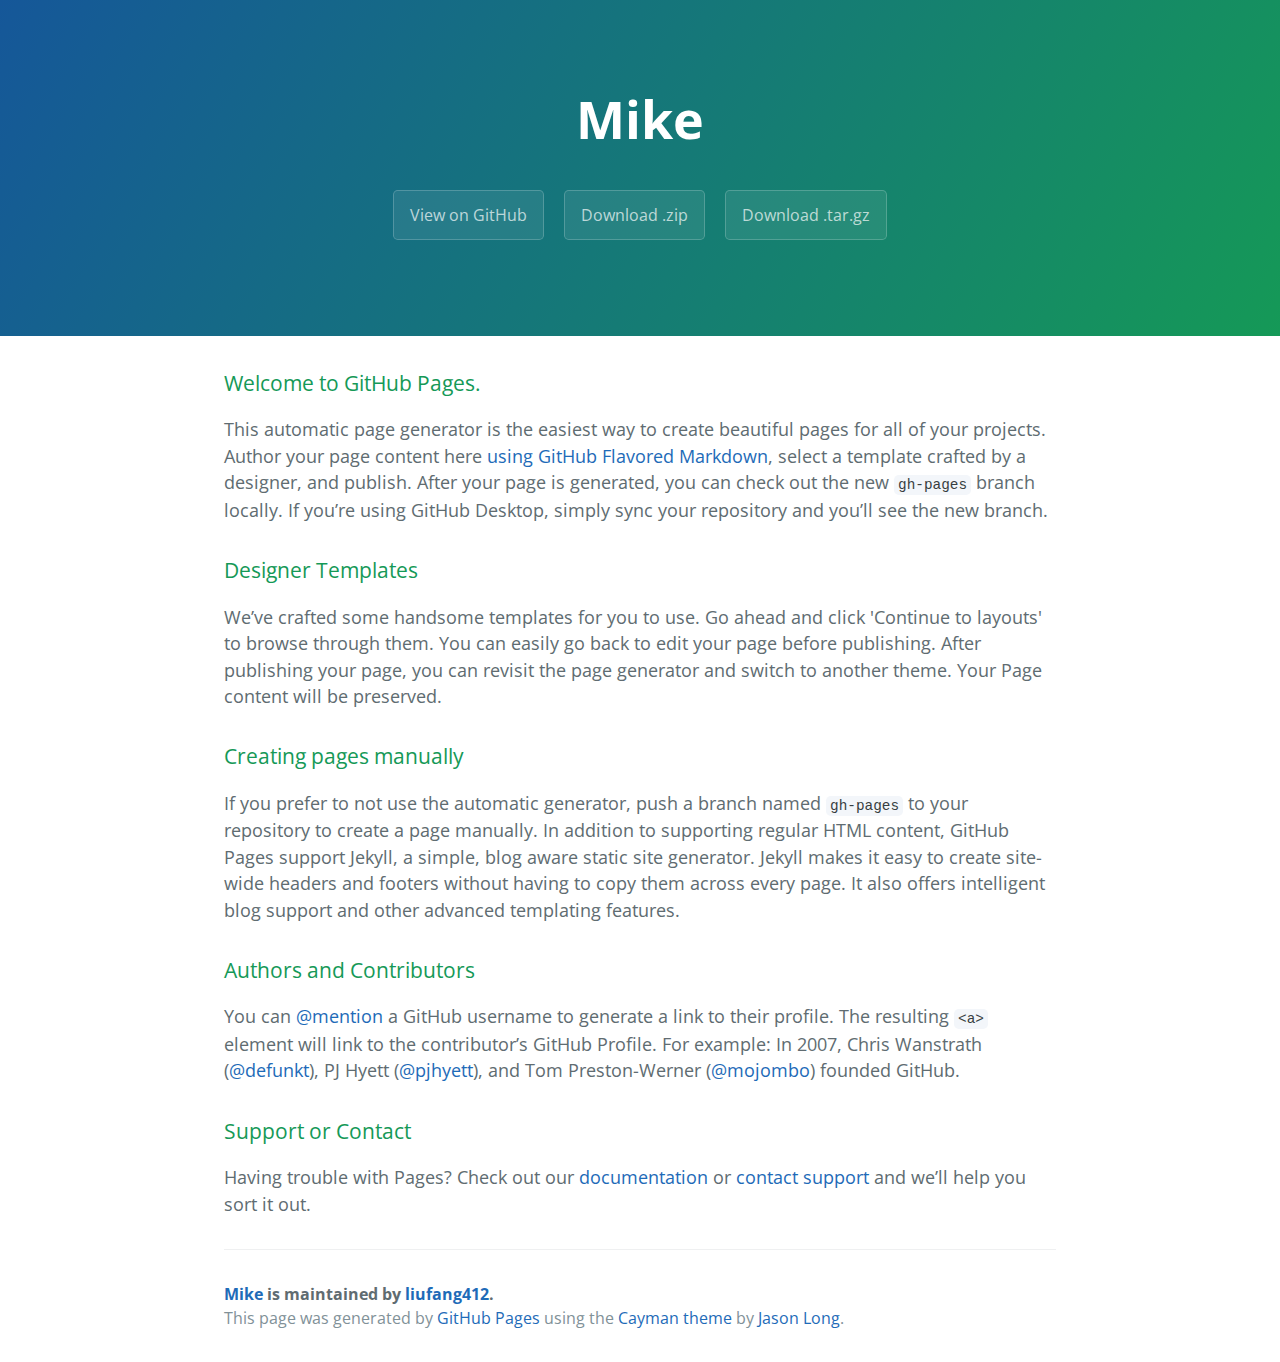
<file: index.html>
<!DOCTYPE html>
<html lang="en-us">
  <head>
    <meta charset="UTF-8">
    <title>Mike by liufang412</title>
    <meta name="viewport" content="width=device-width, initial-scale=1">
    <link rel="stylesheet" type="text/css" href="stylesheets/normalize.css" media="screen">
    <link href='https://fonts.googleapis.com/css?family=Open+Sans:400,700' rel='stylesheet' type='text/css'>
    <link rel="stylesheet" type="text/css" href="stylesheets/stylesheet.css" media="screen">
    <link rel="stylesheet" type="text/css" href="stylesheets/github-light.css" media="screen">
  </head>
  <body>
    <section class="page-header">
      <h1 class="project-name">Mike</h1>
      <h2 class="project-tagline"></h2>
      <a href="https://github.com/liufang412/mike" class="btn">View on GitHub</a>
      <a href="https://github.com/liufang412/mike/zipball/master" class="btn">Download .zip</a>
      <a href="https://github.com/liufang412/mike/tarball/master" class="btn">Download .tar.gz</a>
    </section>

    <section class="main-content">
      <h3>
<a id="welcome-to-github-pages" class="anchor" href="#welcome-to-github-pages" aria-hidden="true"><span aria-hidden="true" class="octicon octicon-link"></span></a>Welcome to GitHub Pages.</h3>

<p>This automatic page generator is the easiest way to create beautiful pages for all of your projects. Author your page content here <a href="https://guides.github.com/features/mastering-markdown/">using GitHub Flavored Markdown</a>, select a template crafted by a designer, and publish. After your page is generated, you can check out the new <code>gh-pages</code> branch locally. If you’re using GitHub Desktop, simply sync your repository and you’ll see the new branch.</p>

<h3>
<a id="designer-templates" class="anchor" href="#designer-templates" aria-hidden="true"><span aria-hidden="true" class="octicon octicon-link"></span></a>Designer Templates</h3>

<p>We’ve crafted some handsome templates for you to use. Go ahead and click 'Continue to layouts' to browse through them. You can easily go back to edit your page before publishing. After publishing your page, you can revisit the page generator and switch to another theme. Your Page content will be preserved.</p>

<h3>
<a id="creating-pages-manually" class="anchor" href="#creating-pages-manually" aria-hidden="true"><span aria-hidden="true" class="octicon octicon-link"></span></a>Creating pages manually</h3>

<p>If you prefer to not use the automatic generator, push a branch named <code>gh-pages</code> to your repository to create a page manually. In addition to supporting regular HTML content, GitHub Pages support Jekyll, a simple, blog aware static site generator. Jekyll makes it easy to create site-wide headers and footers without having to copy them across every page. It also offers intelligent blog support and other advanced templating features.</p>

<h3>
<a id="authors-and-contributors" class="anchor" href="#authors-and-contributors" aria-hidden="true"><span aria-hidden="true" class="octicon octicon-link"></span></a>Authors and Contributors</h3>

<p>You can <a href="https://help.github.com/articles/basic-writing-and-formatting-syntax/#mentioning-users-and-teams" class="user-mention">@mention</a> a GitHub username to generate a link to their profile. The resulting <code>&lt;a&gt;</code> element will link to the contributor’s GitHub Profile. For example: In 2007, Chris Wanstrath (<a href="https://github.com/defunkt" class="user-mention">@defunkt</a>), PJ Hyett (<a href="https://github.com/pjhyett" class="user-mention">@pjhyett</a>), and Tom Preston-Werner (<a href="https://github.com/mojombo" class="user-mention">@mojombo</a>) founded GitHub.</p>

<h3>
<a id="support-or-contact" class="anchor" href="#support-or-contact" aria-hidden="true"><span aria-hidden="true" class="octicon octicon-link"></span></a>Support or Contact</h3>

<p>Having trouble with Pages? Check out our <a href="https://help.github.com/pages">documentation</a> or <a href="https://github.com/contact">contact support</a> and we’ll help you sort it out.</p>

      <footer class="site-footer">
        <span class="site-footer-owner"><a href="https://github.com/liufang412/mike">Mike</a> is maintained by <a href="https://github.com/liufang412">liufang412</a>.</span>

        <span class="site-footer-credits">This page was generated by <a href="https://pages.github.com">GitHub Pages</a> using the <a href="https://github.com/jasonlong/cayman-theme">Cayman theme</a> by <a href="https://twitter.com/jasonlong">Jason Long</a>.</span>
      </footer>

    </section>

  
  </body>
</html>
</file>
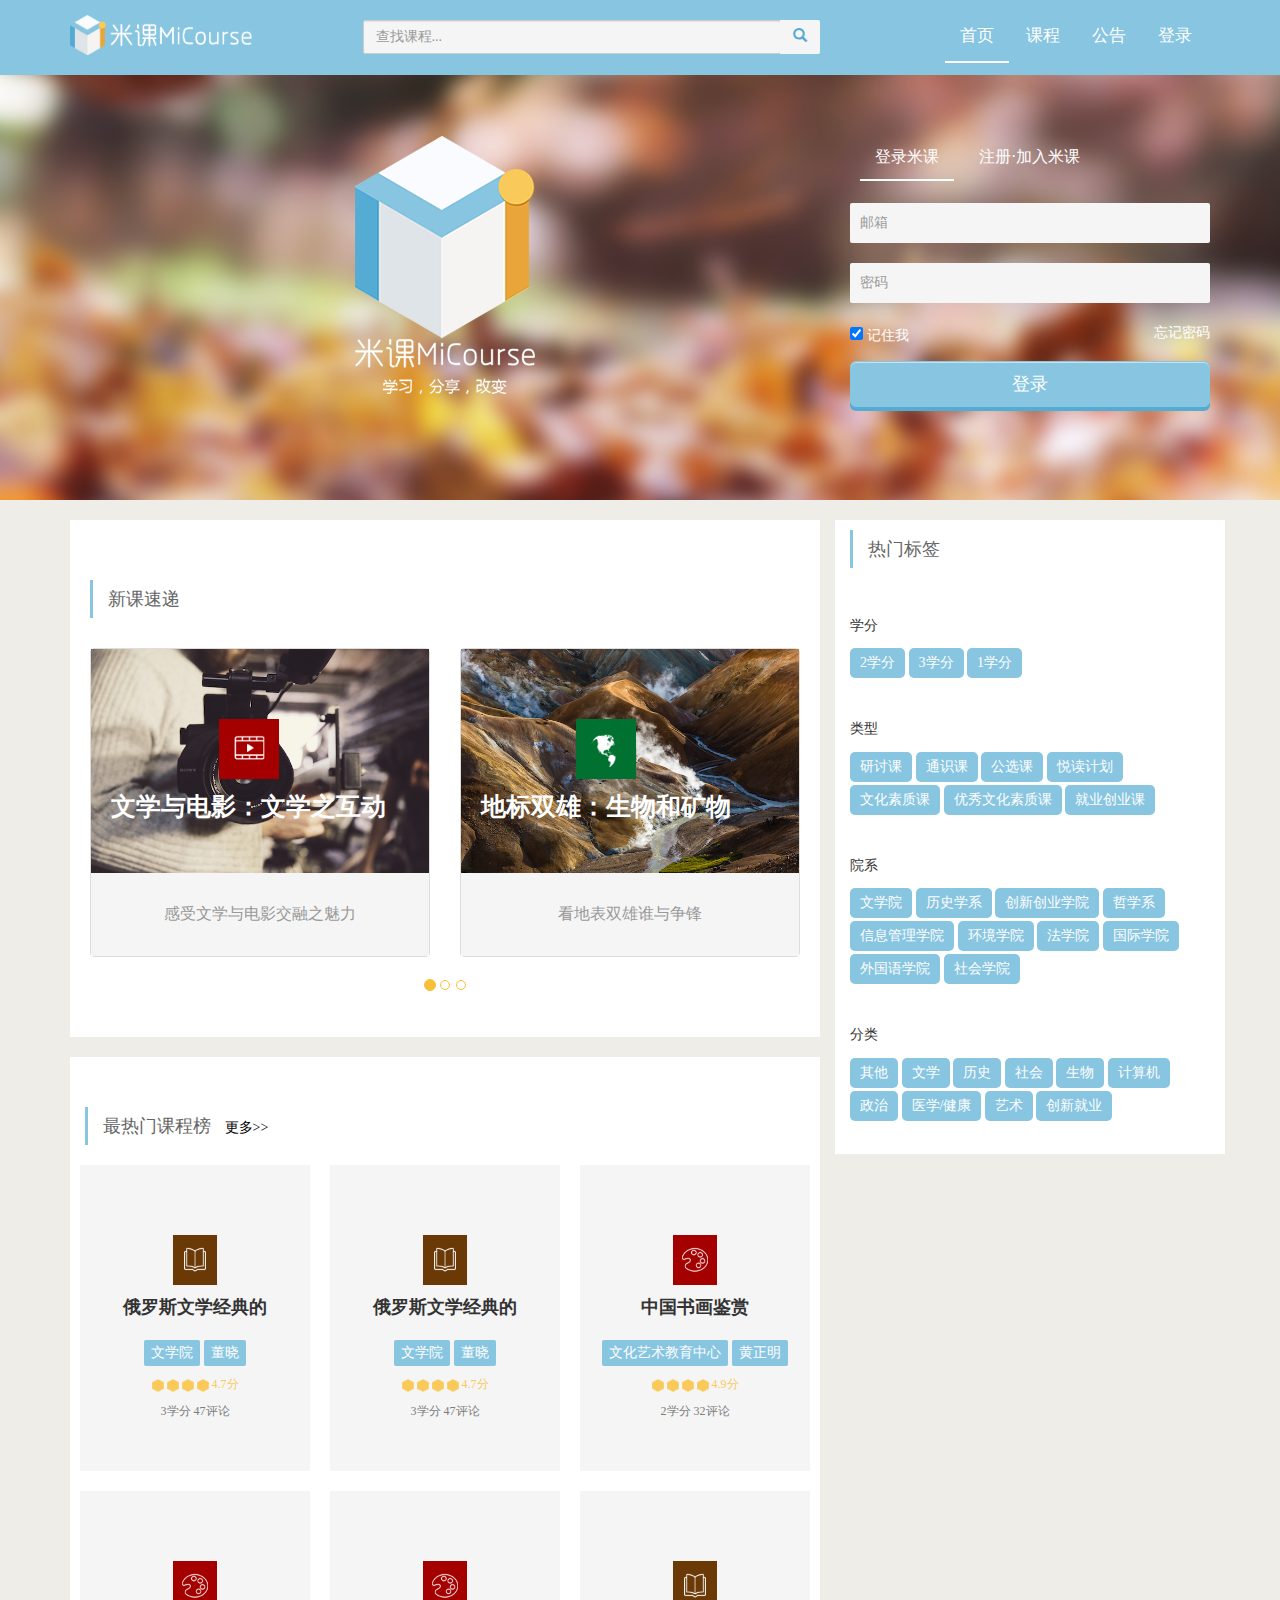
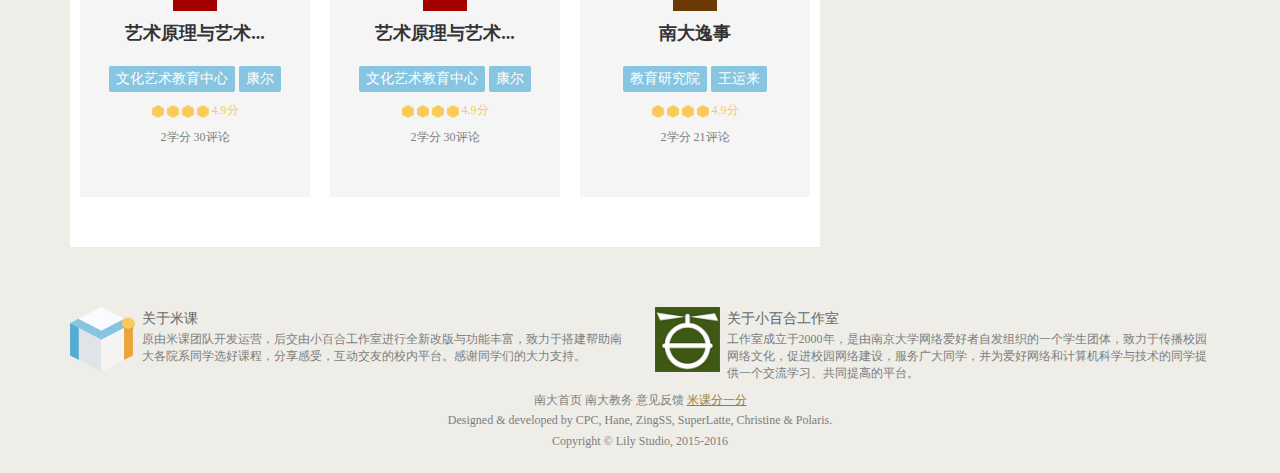
<file: text.html>
<!DOCTYPE html>
<html>
<head>
	<title>练习</title>
	<meta charset="utf-8">
	<meta http-equiv="X-UA-Compatible" content="IE=edge">
    <meta name="viewport" content="width=device-width, initial-scale=1">
    <link rel="stylesheet" type="text/css" href="css/bootstrap.css">
    <link rel="stylesheet" type="text/css" href="text.css">
</head>
<body>
	<header>
		<nav class="navbar nav-default navbar-fixed-top">
		
			<div class="container">
				<div class="row">
					<div class="col-md-3 hidden-xs">
						<div class="navbar-header navbar-left">
							<a href="#" class="navbar-brand"><img src="image/Brand.png"></a>
						</div>
					</div>
					<div class="visible-xs-block col-xs-2">
						<div class="navbar-header navbar-left">
							<a href="#" class="navbar-brand-s">
								<img src="image/Brand-S.png">
							</a>
						</div>
					</div>
					<div class="col-md-5 col-xs-8">
						<form>
							<div class="input-group input-group-nav">
								<input type="text" placeholder="查找课程..." class="form-control" id="input-search">
								<span class=" input-group-btn">
									<a href="#" class="btn"><span class="glyphicon glyphicon-search" aria-hidden="true"></span></a>
								</span>
							</div>
						</form>
					</div>
					<div class="col-md-4 hidden-xs">
						<div class="navbar ">
							<ul class="nav navbar-nav pull-right">
								<li class="active1"><a href="#">首页</a></li>
								<li><a href="#">课程</a></li>
								<li><a href="#">公告</a></li>
								<li><a href="#">登录</a></li>
							</ul>
						</div>
					</div>
					<div class="visible-xs-block col-xs-2  pull-right"  style="padding-top: 10px;">
						<div class="nav pull-right nav-hamburger">
							<a href="#" class="dropdown-toggle" data-toggle='dropdown' >
								<span class="glyphicon glyphicon-menu-hamburger" style="color: #fff;"></span>
							</a>
							<ul class="dropdown-menu pull-right">
								<li><a href="#">首页</a></li>
								<li><a href="#">课程</a></li>
								<li ><a href="#">公告</a></li>
								<li><a href="#">登录</a></li>
							</ul>
						</div>
					</div>
				</div>
			</div>
		</nav>
	</header>
	<div class="main">
		<!-- 首页导航 -->
		<div class="login">
			<div class="container">
				<div class="row">
					<div class="col-md-8 hidden-xs wrapper">
						<img src="image/MiLogo.png"><br/>
						<img src="image/miTitle.png">
					</div>
					<div class="col-md-4">
						<!-- Nav tabs -->
						<ul class="nav login-left">
							<li><a href="#denglu" class="active1" data-toggle="tab">登录米课</a></li>
							<li><a href="#zhuce" data-toggle="tab">注册·加入米课</a></li>
						</ul>
						  <!-- Tab panes -->
						<div class="tab-content">
						  	<form id="denglu"class="tab-pane active">
						  		<label class="sr-only">邮箱</label>
						  		<input type="email" placeholder="邮箱"class='form-control' >
								<label  class="sr-only">密码</label>
						  		<input type="password" placeholder="密码"class='form-control'>
						  		<div class="f-white">
						  			<input type="checkbox" checked=""> <span> 记住我</span> 
						  			<a href="#" class="pull-right">忘记密码</a>
						  		</div>
						  		<button class="btn btn-lg btn-primary btn-block">登录</button>
						  	</form>
						  	<form id="zhuce"class="tab-pane">
						  		<label class="sr-only">邮箱</label>
						  		<input type="email" placeholder="邮箱"class='form-control' >
								<label  class="sr-only">密码</label>
						  		<input type="password" placeholder="密码"class='form-control'>
						  		<button class="btn btn-lg btn-primary btn-block">注册</button>
						  	</form>
						</div>
					</div>
				</div>
			</div>
		</div>
		<!-- 中间内容 -->
		<div class="container page">
			<div class="row">

				<!-- 新科速递 -->
				<div class="col-md-8 col-xs-12">
				<div >
					<div class="new">
						<h4>新课速递</h4>
						<div id="carousel-example-generic" class="carousel slide" data-ride='carousel'>
						 <!-- Indicators -->
						 	<ol class="carousel-indicators" style="margin-bottom: -40px" >
						 		<li data-target='#carousel-example-generic' data-slide-to='0' class="active"></li>
						 		<li data-target='#carousel-example-generic' data-slide-to='1'></li>
						 		<li data-target='#carousel-example-generic' data-slide-to='2'></li>
						 	</ol>
						  <!-- Wrapper for slides -->
							<div class="carousel-inner" role='listbox'>
								<div class="item active">
									<div class="row" >
										<div class="col-md-6 film">
											<div class="thumbnail">
												<a href="#"><img src="image/film.jpg"></a>
												<div class="arr1">
													<a href="#">
														<img src="image/film.png">
														<p>文学与电影：文学之互动</p>
													</a>
												</div>
												<div class="caption">
													<p class="film-font">感受文学与电影交融之魅力</p>
												</div>
											</div>

										</div>
										<div class="col-md-6">
											<div class="thumbnail">
												<a href="#"><img src="image/mineral.jpg"></a>
												<div class="arr1">
													<a href="#">
														<img src="image/geography.png">
														<p>地标双雄：生物和矿物</p>
													</a>
												</div>
												<div class="caption">
													<p class="film-font">看地表双雄谁与争锋</p>
												</div>
											</div>
										</div>
									</div>
								</div>
								<div class="item">
									<div class="row" >
										<div class="col-md-6 film">
											<div class="thumbnail">
												<a href="#"><img src="image/biology.jpg"></a>
												<div class="arr1">
													<a href="#">
														<img src="image/biology.png">
														<p>探索生物医学诺贝尔奖</p>
													</a>
												</div>
												<div class="caption">
													<p class="film-font">走进诺贝尔奖</p>
												</div>
											</div>
										</div>
										<div class="col-md-6">

											<div class="thumbnail">
												<a href="#"><img src="image/uncertainty.jpg"></a>
												<div class="arr1">
													<a href="#">
														<img src="image/psychology.png">
														<p>不确定世界中的决策行为</p>
													</a>
												</div>
												<div class="caption">
													<p class="film-font">你真的了解你所做的决策吗</p>
												</div>
											</div>
										</div>
									</div>
								</div>
								<div class="item ">
									<div class="row">
										<div class="col-md-6 film">
											<div class="thumbnail">
												<a href="#"><img src="image/pollution.jpg"></a>
												<div class="arr1">
													<a href="#">
														<img src="image/air.png">
														<p>大气雾霾污染与健康</p>
													</a>
												</div>
												<div class="caption">
													<p class="film-font">我们的健康去了哪里</p>
												</div>
											</div>
										</div>
										<div class="col-md-6">

											<div class="thumbnail">
												<a href="#"><img src="image/usa.jpg"></a>
												<div class="arr1">
													<a href="#">
														<img src="image/politics.png">
														<p>二十世纪中美文化交往诸问题</p>
													</a>
												</div>
												<div class="caption">
													<p class="film-font">那时的我们</p>
												</div>
											</div>
										</div>
									</div>
								</div>
							</div>
						</div>
					</div>
				</div>
				<!-- 最热门课程榜 -->
				<div  style="background-color: #fff;">
						<div class="hott">
							<h4>最热门课程榜</h4>
							<a href="#" class="hot-more">更多>></a>
							<div class="row" >
								<div class="col-xs-12 col-md-4 aaa" >
									
										<div>
											<img src="image/literature.png" class="img">
										</div>
										<a href="#" class="hot-e">俄罗斯文学经典的</a>
										<div class="name">
											<a href="#">文学院</a>
											<a href="#">董晓</a>
										</div>
										<div class="star">
											<img src="image/star.png">
											<img src="image/star.png">
											<img src="image/star.png">
											<img src="image/star.png">
											<span>4.7分</span>
										</div>
										<div class="pingl">
											<span>3学分</span>
											<a href="#">47评论</a>
										</div>
									
								</div>

								<div class="col-xs-12 col-md-4 aaa">
									<div>
										<img src="image/literature.png" class="img">
									</div>
									<a href="#" class="hot-e">俄罗斯文学经典的</a>
									<div class="name">
										<a href="#">文学院</a>
										<a href="#">董晓</a>
									</div>
									<div class="star">
										<img src="image/star.png">
										<img src="image/star.png">
										<img src="image/star.png">
										<img src="image/star.png">
										<span>4.7分</span>
									</div>
									<div class="pingl">
										<span>3学分</span>
										<a href="#">47评论</a>
									</div>
								</div>
							   
								<div class="col-xs-12 col-md-4 aaa">
									<div>
										<img src="image/art.png" class="img">
									</div>
									<a href="#" class="hot-e">中国书画鉴赏</a>
									<div class="name">
										<a href="#">文化艺术教育中心</a>
										<a href="#">黄正明</a>
									</div>
									<div class="star">
										<img src="image/star.png">
										<img src="image/star.png">
										<img src="image/star.png">
										<img src="image/star.png">
										<span>4.9分</span>
									</div>
									<div class="pingl">
										<span>2学分</span>
										<a href="#">32评论</a>
									</div>
								</div>
							
								<div class="col-xs-12 col-md-4 aaa">
									<div>
										<img src="image/art.png" class="img">
									</div>
									<a href="#" class="hot-e">艺术原理与艺术...</a>
									<div class="name">
										<a href="#">文化艺术教育中心</a>
										<a href="#">康尔</a>
									</div>
									<div class="star">
										<img src="image/star.png">
										<img src="image/star.png">
										<img src="image/star.png">
										<img src="image/star.png">
										<span>4.9分</span>
									</div>
									<div class="pingl">
										<span>2学分</span>
										<a href="#">30评论</a>
									</div>
								</div>
								<div class="col-xs-12 col-md-4 aaa">
									<div>
										<img src="image/art.png" class="img">
									</div>
									<a href="#" class="hot-e">艺术原理与艺术...</a>
									<div class="name">
										<a href="#">文化艺术教育中心</a>
										<a href="#">康尔</a>
									</div>
									<div class="star">
										<img src="image/star.png">
										<img src="image/star.png">
										<img src="image/star.png">
										<img src="image/star.png">
										<span>4.9分</span>
									</div>
									<div class="pingl">
										<span>2学分</span>
										<a href="#">30评论</a>
									</div>
								</div>
								<div class="col-xs-12 col-md-4 aaa">
									<div>
										<img src="image/literature.png" class="img">
									</div>
									<a href="#" class="hot-e">南大逸事</a>
									<div class="name">
										<a href="#">教育研究院</a>
										<a href="#">王运来</a>
									</div>
									<div class="star">
										<img src="image/star.png">
										<img src="image/star.png">
										<img src="image/star.png">
										<img src="image/star.png">
										<span>4.9分</span>
									</div>
									<div class="pingl">
										<span>2学分</span>
										<a href="#">21评论</a>
									</div>
								</div>
							</div>
						</div>
				</div>
				</div>
				<!-- 热门标签 -->
				<div class="col-md-4 col-xs-12 fen">
					<h4>热门标签</h4>
					<div>
						<h5>学分</h5>
						<a href="#">2学分</a>
						<a href="#">3学分</a>
						<a href="#">1学分</a>
					</div>
					<div>
						<h5>类型</h5>
						<a href="#">研讨课</a>
						<a href="#">通识课</a>
						<a href="#">公选课</a>
						<a href="#">悦读计划</a>
						<a href="#">文化素质课</a>
						<a href="#">优秀文化素质课</a>
						<a href="#">就业创业课</a>
					</div>
					<div>
						<h5>院系</h5>
						<a href="#">文学院</a>
						<a href="#">历史学系</a>
						<a href="#">创新创业学院</a>
						<a href="#">哲学系</a>
						<a href="#">信息管理学院</a>
						<a href="#">环境学院</a>
						<a href="#">法学院</a>
						<a href="#">国际学院</a>
						<a href="#">外国语学院</a>
						<a href="#">社会学院</a>
					</div>
					<div>
						<h5>分类</h5>
						<a href="#">其他</a>
						<a href="#">文学</a>
						<a href="#">历史</a>
						<a href="#">社会</a>
						<a href="#">生物</a>
						<a href="#">计算机</a>
						<a href="#">政治</a>
						<a href="#">医学/健康</a>
						<a href="#">艺术</a>
						<a href="#">创新就业</a>
					</div>
				</div>
				
				
			</div>
		</div>
	</div>
	<footer>
		<div class="container">
			<div class="row">
				<div class="col-md-6">
					<img src="image/MiLogo.png" class="pull-left mike">
					<div class="pull-right rice">
						<h5>关于米课</h5>
						<p>
							原由米课团队开发运营，后交由小百合工作室进行全新改版与功能丰富，致力于搭建帮助南大各院系同学选好课程，分享感受，互动交友的校内平台。感谢同学们的大力支持。
						</p>
					</div>
				</div>
				<div class="col-md-6">
					<img src="image/LilyStudio.png" class="pull-left mike">
					<div class="pull-right rice">
						<h5>关于小百合工作室</h5>
						<p>
							工作室成立于2000年，是由南京大学网络爱好者自发组织的一个学生团体，致力于传播校园网络文化，促进校园网络建设，服务广大同学，并为爱好网络和计算机科学与技术的同学提供一个交流学习、共同提高的平台。</p>
					</div>
				</div>
			</div>
			<div class="footer-last">
				<p>
					<a href="#">南大首页</a>
					<a href="#">南大教务</a>
					<a href="#">意见反馈</a>
					<a href="#" id="score">米课分一分</a>
				</p>
				<p>Designed & developed by CPC, Hane, ZingSS, SuperLatte, Christine & Polaris.</p>
				<p>Copyright © Lily Studio, 2015-2016</p>
			</div>
		</div>
	</footer>
	<script type="text/javascript" src="js/jquery-1.10.2.min.js"></script>
	<script type="text/javascript" src="js/bootstrap.js"></script>
	<script type="text/javascript">
		

	</script>
</body>
</html>
</file>
<file: stylesheets/stylesheet.css>
* {
  box-sizing: border-box; }

body {
  padding: 0;
  margin: 0;
  font-family: "Open Sans", "Helvetica Neue", Helvetica, Arial, sans-serif;
  font-size: 16px;
  line-height: 1.5;
  color: #606c71; }

a {
  color: #1e6bb8;
  text-decoration: none; }
  a:hover {
    text-decoration: underline; }

.btn {
  display: inline-block;
  margin-bottom: 1rem;
  color: rgba(255, 255, 255, 0.7);
  background-color: rgba(255, 255, 255, 0.08);
  border-color: rgba(255, 255, 255, 0.2);
  border-style: solid;
  border-width: 1px;
  border-radius: 0.3rem;
  transition: color 0.2s, background-color 0.2s, border-color 0.2s; }
  .btn + .btn {
    margin-left: 1rem; }

.btn:hover {
  color: rgba(255, 255, 255, 0.8);
  text-decoration: none;
  background-color: rgba(255, 255, 255, 0.2);
  border-color: rgba(255, 255, 255, 0.3); }

@media screen and (min-width: 64em) {
  .btn {
    padding: 0.75rem 1rem; } }

@media screen and (min-width: 42em) and (max-width: 64em) {
  .btn {
    padding: 0.6rem 0.9rem;
    font-size: 0.9rem; } }

@media screen and (max-width: 42em) {
  .btn {
    display: block;
    width: 100%;
    padding: 0.75rem;
    font-size: 0.9rem; }
    .btn + .btn {
      margin-top: 1rem;
      margin-left: 0; } }

.page-header {
  color: #fff;
  text-align: center;
  background-color: #159957;
  background-image: linear-gradient(120deg, #155799, #159957); }

@media screen and (min-width: 64em) {
  .page-header {
    padding: 5rem 6rem; } }

@media screen and (min-width: 42em) and (max-width: 64em) {
  .page-header {
    padding: 3rem 4rem; } }

@media screen and (max-width: 42em) {
  .page-header {
    padding: 2rem 1rem; } }

.project-name {
  margin-top: 0;
  margin-bottom: 0.1rem; }

@media screen and (min-width: 64em) {
  .project-name {
    font-size: 3.25rem; } }

@media screen and (min-width: 42em) and (max-width: 64em) {
  .project-name {
    font-size: 2.25rem; } }

@media screen and (max-width: 42em) {
  .project-name {
    font-size: 1.75rem; } }

.project-tagline {
  margin-bottom: 2rem;
  font-weight: normal;
  opacity: 0.7; }

@media screen and (min-width: 64em) {
  .project-tagline {
    font-size: 1.25rem; } }

@media screen and (min-width: 42em) and (max-width: 64em) {
  .project-tagline {
    font-size: 1.15rem; } }

@media screen and (max-width: 42em) {
  .project-tagline {
    font-size: 1rem; } }

.main-content :first-child {
  margin-top: 0; }
.main-content img {
  max-width: 100%; }
.main-content h1, .main-content h2, .main-content h3, .main-content h4, .main-content h5, .main-content h6 {
  margin-top: 2rem;
  margin-bottom: 1rem;
  font-weight: normal;
  color: #159957; }
.main-content p {
  margin-bottom: 1em; }
.main-content code {
  padding: 2px 4px;
  font-family: Consolas, "Liberation Mono", Menlo, Courier, monospace;
  font-size: 0.9rem;
  color: #383e41;
  background-color: #f3f6fa;
  border-radius: 0.3rem; }
.main-content pre {
  padding: 0.8rem;
  margin-top: 0;
  margin-bottom: 1rem;
  font: 1rem Consolas, "Liberation Mono", Menlo, Courier, monospace;
  color: #567482;
  word-wrap: normal;
  background-color: #f3f6fa;
  border: solid 1px #dce6f0;
  border-radius: 0.3rem; }
  .main-content pre > code {
    padding: 0;
    margin: 0;
    font-size: 0.9rem;
    color: #567482;
    word-break: normal;
    white-space: pre;
    background: transparent;
    border: 0; }
.main-content .highlight {
  margin-bottom: 1rem; }
  .main-content .highlight pre {
    margin-bottom: 0;
    word-break: normal; }
.main-content .highlight pre, .main-content pre {
  padding: 0.8rem;
  overflow: auto;
  font-size: 0.9rem;
  line-height: 1.45;
  border-radius: 0.3rem; }
.main-content pre code, .main-content pre tt {
  display: inline;
  max-width: initial;
  padding: 0;
  margin: 0;
  overflow: initial;
  line-height: inherit;
  word-wrap: normal;
  background-color: transparent;
  border: 0; }
  .main-content pre code:before, .main-content pre code:after, .main-content pre tt:before, .main-content pre tt:after {
    content: normal; }
.main-content ul, .main-content ol {
  margin-top: 0; }
.main-content blockquote {
  padding: 0 1rem;
  margin-left: 0;
  color: #819198;
  border-left: 0.3rem solid #dce6f0; }
  .main-content blockquote > :first-child {
    margin-top: 0; }
  .main-content blockquote > :last-child {
    margin-bottom: 0; }
.main-content table {
  display: block;
  width: 100%;
  overflow: auto;
  word-break: normal;
  word-break: keep-all; }
  .main-content table th {
    font-weight: bold; }
  .main-content table th, .main-content table td {
    padding: 0.5rem 1rem;
    border: 1px solid #e9ebec; }
.main-content dl {
  padding: 0; }
  .main-content dl dt {
    padding: 0;
    margin-top: 1rem;
    font-size: 1rem;
    font-weight: bold; }
  .main-content dl dd {
    padding: 0;
    margin-bottom: 1rem; }
.main-content hr {
  height: 2px;
  padding: 0;
  margin: 1rem 0;
  background-color: #eff0f1;
  border: 0; }

@media screen and (min-width: 64em) {
  .main-content {
    max-width: 64rem;
    padding: 2rem 6rem;
    margin: 0 auto;
    font-size: 1.1rem; } }

@media screen and (min-width: 42em) and (max-width: 64em) {
  .main-content {
    padding: 2rem 4rem;
    font-size: 1.1rem; } }

@media screen and (max-width: 42em) {
  .main-content {
    padding: 2rem 1rem;
    font-size: 1rem; } }

.site-footer {
  padding-top: 2rem;
  margin-top: 2rem;
  border-top: solid 1px #eff0f1; }

.site-footer-owner {
  display: block;
  font-weight: bold; }

.site-footer-credits {
  color: #819198; }

@media screen and (min-width: 64em) {
  .site-footer {
    font-size: 1rem; } }

@media screen and (min-width: 42em) and (max-width: 64em) {
  .site-footer {
    font-size: 1rem; } }

@media screen and (max-width: 42em) {
  .site-footer {
    font-size: 0.9rem; } }
</file>
<file: stylesheets/github-light.css>
/*
The MIT License (MIT)

Copyright (c) 2015 GitHub, Inc.

Permission is hereby granted, free of charge, to any person obtaining a copy
of this software and associated documentation files (the "Software"), to deal
in the Software without restriction, including without limitation the rights
to use, copy, modify, merge, publish, distribute, sublicense, and/or sell
copies of the Software, and to permit persons to whom the Software is
furnished to do so, subject to the following conditions:

The above copyright notice and this permission notice shall be included in all
copies or substantial portions of the Software.

THE SOFTWARE IS PROVIDED "AS IS", WITHOUT WARRANTY OF ANY KIND, EXPRESS OR
IMPLIED, INCLUDING BUT NOT LIMITED TO THE WARRANTIES OF MERCHANTABILITY,
FITNESS FOR A PARTICULAR PURPOSE AND NONINFRINGEMENT. IN NO EVENT SHALL THE
AUTHORS OR COPYRIGHT HOLDERS BE LIABLE FOR ANY CLAIM, DAMAGES OR OTHER
LIABILITY, WHETHER IN AN ACTION OF CONTRACT, TORT OR OTHERWISE, ARISING FROM,
OUT OF OR IN CONNECTION WITH THE SOFTWARE OR THE USE OR OTHER DEALINGS IN THE
SOFTWARE.

*/

.pl-c /* comment */ {
  color: #969896;
}

.pl-c1      /* constant, markup.raw, meta.diff.header, meta.module-reference, meta.property-name, support, support.constant, support.variable, variable.other.constant */,
.pl-s .pl-v /* string variable */ {
  color: #0086b3;
}

.pl-e  /* entity */,
.pl-en /* entity.name */ {
  color: #795da3;
}

.pl-s .pl-s1 /* string source */,
.pl-smi      /* storage.modifier.import, storage.modifier.package, storage.type.java, variable.other, variable.parameter.function */ {
  color: #333;
}

.pl-ent /* entity.name.tag */ {
  color: #63a35c;
}

.pl-k /* keyword, storage, storage.type */ {
  color: #a71d5d;
}

.pl-pds              /* punctuation.definition.string, string.regexp.character-class */,
.pl-s                /* string */,
.pl-s .pl-pse .pl-s1 /* string punctuation.section.embedded source */,
.pl-sr               /* string.regexp */,
.pl-sr .pl-cce       /* string.regexp constant.character.escape */,
.pl-sr .pl-sra       /* string.regexp string.regexp.arbitrary-repitition */,
.pl-sr .pl-sre       /* string.regexp source.ruby.embedded */ {
  color: #183691;
}

.pl-v /* variable */ {
  color: #ed6a43;
}

.pl-id /* invalid.deprecated */ {
  color: #b52a1d;
}

.pl-ii /* invalid.illegal */ {
  background-color: #b52a1d;
  color: #f8f8f8;
}

.pl-sr .pl-cce /* string.regexp constant.character.escape */ {
  color: #63a35c;
  font-weight: bold;
}

.pl-ml /* markup.list */ {
  color: #693a17;
}

.pl-mh        /* markup.heading */,
.pl-mh .pl-en /* markup.heading entity.name */,
.pl-ms        /* meta.separator */ {
  color: #1d3e81;
  font-weight: bold;
}

.pl-mq /* markup.quote */ {
  color: #008080;
}

.pl-mi /* markup.italic */ {
  color: #333;
  font-style: italic;
}

.pl-mb /* markup.bold */ {
  color: #333;
  font-weight: bold;
}

.pl-md /* markup.deleted, meta.diff.header.from-file */ {
  background-color: #ffecec;
  color: #bd2c00;
}

.pl-mi1 /* markup.inserted, meta.diff.header.to-file */ {
  background-color: #eaffea;
  color: #55a532;
}

.pl-mdr /* meta.diff.range */ {
  color: #795da3;
  font-weight: bold;
}

.pl-mo /* meta.output */ {
  color: #1d3e81;
}
</file>
<file: text.css>
@charset 'utf-8';
*{margin: 0;padding: 0;}
body{background-color: #EEEDE8;
font-family: '微软雅黑';}
/*header部分*/

.navbar{
	background-color: #88C5E1;
	margin-bottom: 10px;
}
.navbar-brand img{width: 186px;
height: 40px;}
.input-group-nav{margin-top: 20px;}
.input-group-nav input[type='text']:hover{
	background-color: #fff;
}
#input-search{border-radius: 2px;}
.input-group-btn .btn{background-color: #f5f5f5;
color: #54abd4;
border-radius: 2px;}
.input-group-nav input{background-color: #f5f5f5;}
.navbar-nav{margin-top: 10px;}
.navbar-nav li a:hover{
	background-color: transparent;
}
.navbar-nav li{margin-right: 2px;}
.navbar-nav li a{font-size: 17px;
color: #fff;

}
.active1{border-bottom: 2px solid #fff;
 }
.navbar-nav li:hover{border-bottom: 2px solid #fff;
 }
 /*main部分*/
 /*登录界面*/
 .login{
 	background-image: url(image/homeImg.png);
 	width: 100%;
 	height: 460px;
 	padding-top: 96px;
 	background-repeat: no-repeat;
 	background-size: cover;
 	margin-top: 40px;
 }
 .wrapper{text-align: center;}
 .login-left li{
 	float: left;
 	margin-left: 10px;
 	margin-bottom: 20px;
 	border-bottom: 2px solid transparent;

 	}
.login-left li:hover{
	border-bottom: 2px solid #fff;
	
}
 .login-left li a{
 	color: #fff;
 	font-size: 16px;}
 	.login-left li a:hover{
 		background-color: transparent;
 	}
 input[type='email']{
 	height: 40px;
 	background-color: #f5f5f5;
 	color: #777;
 	border-radius: 2px;
 	box-shadow: none;
 	border:none;
 	padding: 6px 10px;
 	margin-bottom: 20px;
 }
 input[type='password']{
 	height: 40px;
 	background-color: #f5f5f5;
 	color: #777;
 	margin-bottom: 20px;
 	border-radius: 2px;
 	box-shadow: none;
 	border:none;
 	padding: 6px 10px;
 }
 input[type='email']:hover,input[type='password']:hover{
 	background-color: #fff;
 }

 .nav-hamburger{
 	height: 40px;
 	padding: 0 10px;
 	color: #fff;
 	border-radius: 2px;
 	border:1px solid #fff;
 	line-height: 40px;
 }
 .navbar-brand-s{
 	display: block;
 	margin-top:16px;
 	margin-left: 10px;
 }
 .navbar-brand-s img{
 	width: 40px;
 	height: 40px;
 }

 .f-white{
 	color: #fff;
 	margin-top: 15px;
 	margin-bottom: 15px;
 }
 .f-white a{
 	color: #fff;
 }
 .btn-lg{
 	border-radius: 6px;
 	background-color: #88C5E1;
 	border-color: #88C5E1;
 	box-shadow: 0 .4rem 0 #54abd4,0 .1rem 0 rgba(255,255,255,.5) inset;
 }
 .tab-content form button:hover{
	background-color: #88C5E1;
	border-color: #88C5E1;
	box-shadow: 0 .2rem 0 #54abd4,0 .1rem 0 rgba(255,255,255,.5) inset;
 }
 /*page部分*/
 .page{
 	margin-top: 20px;
 
 }
 .page h4{
 	border-left: 3px solid #88C5E1;
 	line-height: 38px;
 	text-indent: 15px;
 	display: inline-block;
 	padding-right: 10px;
 	color: #666666;
 }
 /*新课速递*/
 .new{
 	margin-bottom: 20px;
 	padding: 40px 20px 60px 20px;
 }
 .new ol li{
 	border:1px solid #F8C038;
 }
 .thumbnail{
 	position: relative;
 }
.new .arr1{
	position: absolute;
	top: 70px;
	left: 20px;
}
.new .arr1 img{
	width: 60px;
	height: 60px;
}
.new .arr1 p{
	color: #fff;
	font-size: 25px;
	font-weight: bold;
	display: block;
	margin-top: 10px;
}
.new .arr1 a:hover{
	color: #fff;
}
 .new ol .active{
 	background-color: #F8C038;
 	
 }

.new h4{
	margin-bottom: 30px;
	margin-top: 20px;
}
.new .thumbnail{
	padding: 0px;
}
.new .caption{
	background-color: #F5F5F5;
	padding-top: 30px;
	padding-bottom: 20px;
}
.new .film-font{
	text-align: center;
	color: #999999;
	font-size: 16px;

}





 /*热门标签*/
 h5{
 	margin-top: 40px;
 	margin-bottom: 15px;
 }
 .page .col-md-8{
 }
 .new{
 	background-color: #fff;
 }
 .fen{
 	padding-bottom: 30px;
	background-color: #fff;
	/*margin-top: -535px;*/
 }
 .fen a{
 	display:inline-block;
 	background-color: #88C5E1;
 	padding: 5px 10px;
 	color: #fff;
 	border-radius: 5px;
 	margin-bottom: 3px;
 }
 .aaa{
 	
 	padding: 70px 10px 50px 10px;
 	text-align: center;
 }
 /*最热门课程榜*/
 .hott .row .aaa{
 	background-color: #F5F5F5;
 	border: 10px solid #fff;
 }
.hott{
	padding: 40px 15px;/*
	background-color: #fff;*/
}
.hot h4{
	margin-bottom: 20px;
}
.hot-more{
	color: #000;
	text-decoration: none;

}
.hot-more:hover{
	color: #88C5E1;
	text-decoration: underline;
}

.hot ul li{
	text-align: center;
	background-color: #f5f5f5;
	padding-top: 70px;
	padding-bottom: 50px;
	float: left;
	
}
.hot .col-md-4 {
	width: 30%;
	border: 5px solid #fff;
}
.hot .col-xs-12 {
	width: 90%;
}
.hott .img{
	width: 44px;
	height: 50px;

}
.hot-e{
	display: block;
	text-decoration: none;
	color: #333;
	font-weight: bold;
	font-size: 18px;
	margin-top: 10px;
}
.name a{
	background-color: #88C5E1;
	display: inline-block;
	border-radius: 2px;
	
	color: #fff;
	padding: 3px 7px;
	margin-top: 20px;
	margin-bottom: 10px;
}
.star{
	color: #F9CA5A;
	font-size: 12px;
	margin-bottom: 10px;
}
.star img{
	display: inline-block;
	width: 12px;
	height: 13px;
}
.pingl{
	font-size: 12px;
	color: #7d7d7d;
}
.pingl a{
	text-decoration: none;
	color: #7d7d7d;

} 
.pingl a:hover{
	color: #88C5E1;
	text-decoration: underline;

}
footer{
	margin-top: 60px;
	margin-bottom: 20px;
}
footer .mike{
}
footer .rice{
	width: 88%;
	vertical-align: middle;
	padding-left: 5px;
}
footer  p{
	color: #7D7D7D;
	font-size: 12px;
}
footer h5{
	margin-top: 4px;
	color: #666666;
	margin-bottom: 5px;
}
.pull-left{
	display: block;
	width: 65px;
	height: 65px;
}
.footer-last{
	text-align: center;
	color: #7D7D7D;
}
.footer-last p{
	margin-bottom: 3px;
}
.footer-last a{
	text-decoration: none;
	color: #7D7D7D;
}
#score{
	color: #9A7C38;
	text-decoration: underline;
}
#score:hover{
	color: #88C5E1;
}
.footer-last a:hover{
	text-decoration: underline;
	color: #88C5E1;
}
</file>
